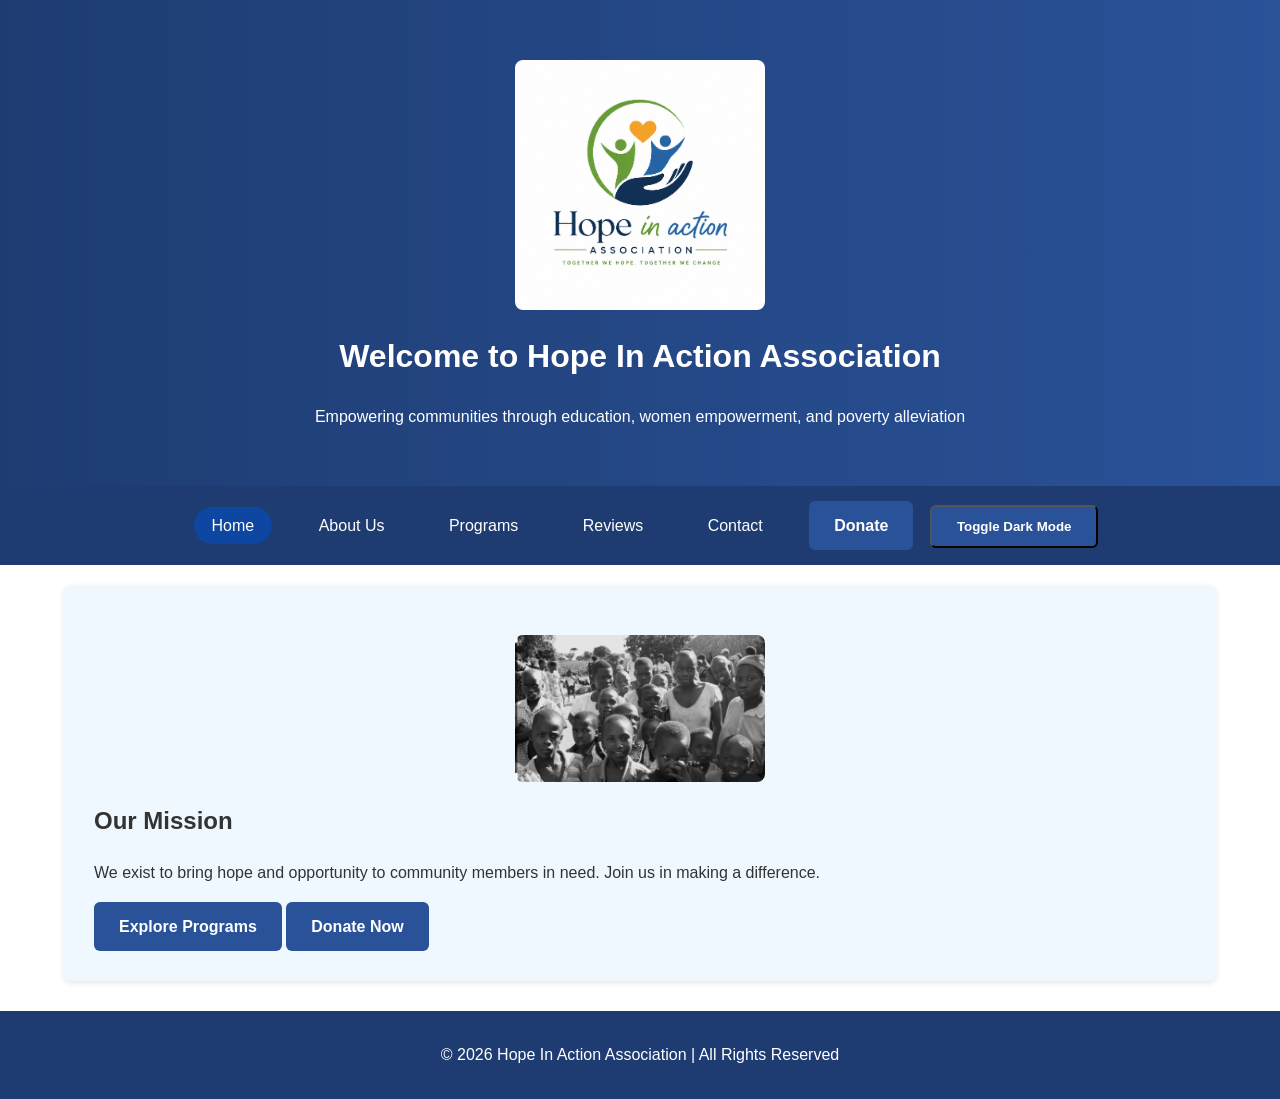
<file: index.html>
<!DOCTYPE html>
<html lang="en">
<head>
  <meta charset="UTF-8">
  <meta name="viewport" content="width=device-width, initial-scale=1.0">
  <title>Hope In Action Association</title>
  <link rel="stylesheet" href="style.css">
</head>
<body>
  
  <header>
    <img src="logo.jpeg" alt="NGO Logo" class="logo">
    <h1>Welcome to Hope In Action Association</h1>
    <p>Empowering communities through education, women empowerment, and poverty alleviation</p>
  </header>

  
  <nav>
    <a href="index.html" class="active">Home</a>
    <a href="about.html">About Us</a>
    <a href="programs.html">Programs</a>
    <a href="reviews.html">Reviews</a>
    <a href="contact.html">Contact</a>
    <a href="donate.html" class="button">Donate</a>
    

  </nav>
  <div class="container">
    <section>
      <img src="community.jpeg" alt="Community banner">
      <h2>Our Mission</h2>
      <p>We exist to bring hope and opportunity to community members in need. Join us in making a difference.</p>
      <a href="programs.html" class="button">Explore Programs</a>
      <a href="donate.html" class="button">Donate Now</a>
    </section>
  </div>


  <footer>
    <p>&copy; 2026 Hope In Action Association | All Rights Reserved</p>
  </footer>
  <script src="script.js"></script>

</body>
</html>
</file>
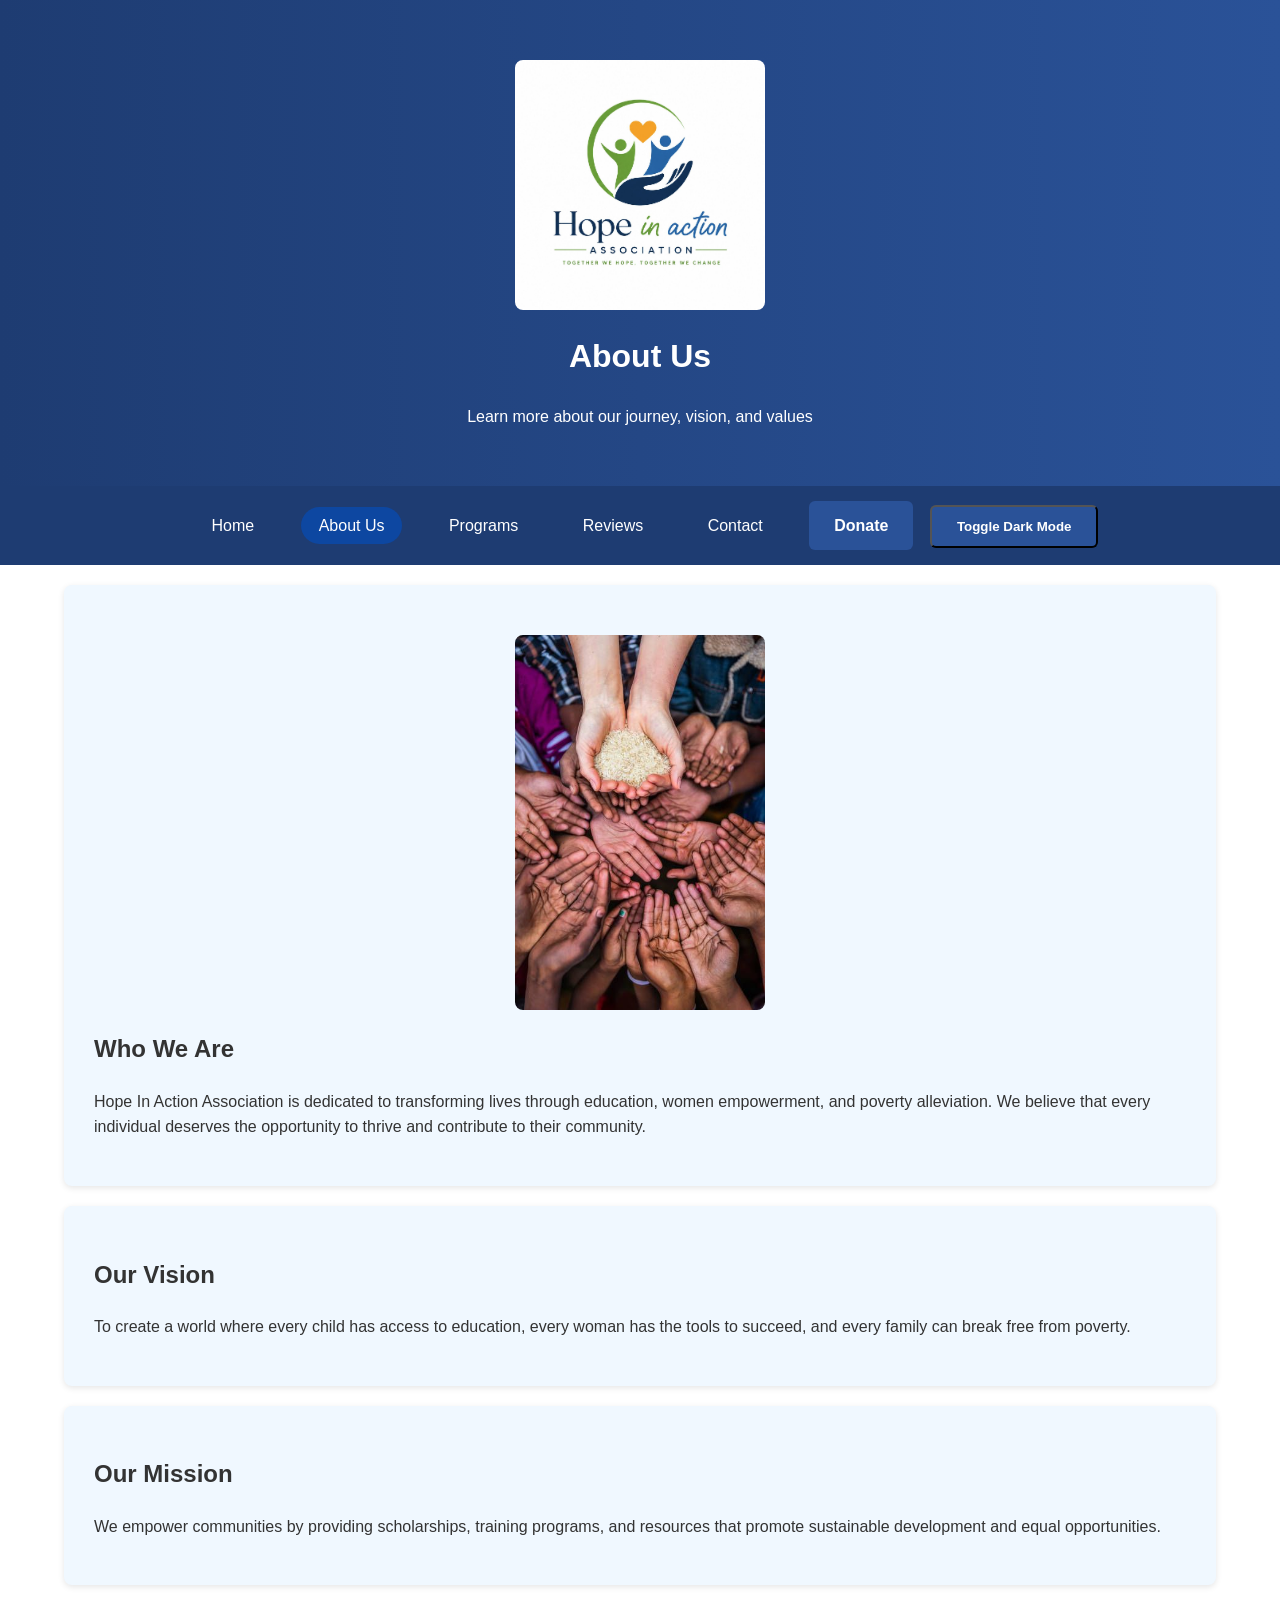
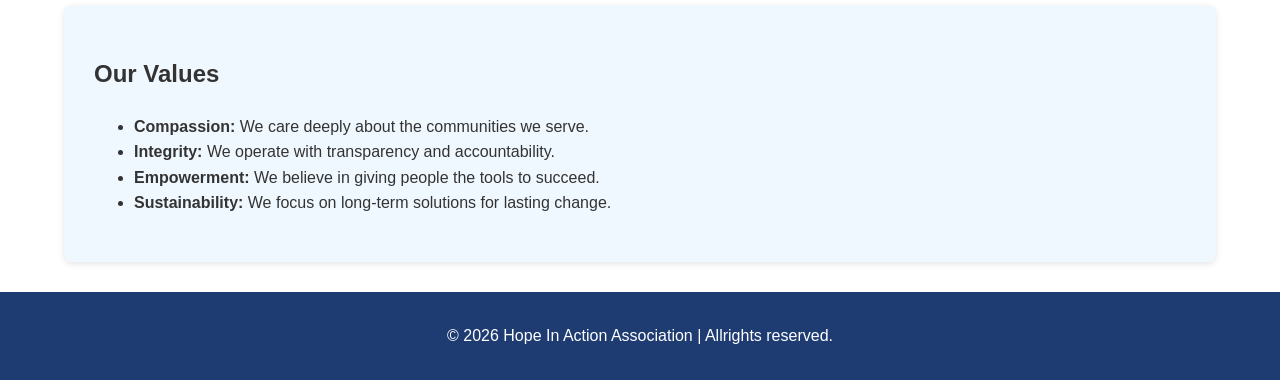
<file: about.html>
<!DOCTYPE html>
<html lang="en">
<head>
  <meta charset="UTF-8">
  <meta name="viewport" content="width=device-width, initial-scale=1.0">
  <title>Hope In Action Association | About Us</title>
  <link rel="stylesheet" href="style.css">
</head>
<body>
  
  <header>
    <img src="logo.jpeg" alt="NGO Logo" class="logo">
    <h1>About Us</h1>
    <p>Learn more about our journey, vision, and values</p>
  </header>

  
  <nav>
    <a href="index.html">Home</a>
    <a href="about.html" class="active">About Us</a>
    <a href="programs.html">Programs</a>
    <a href="review.html">Reviews</a>
    <a href="contact.html">Contact</a>
    <a href="donate.html" class="button">Donate</a>




  </nav>

  
  <div class="container">
    
    <section>
      <img src="about.img.jpeg" alt="About Us Banner">
      <h2>Who We Are</h2>
      <p>Hope In Action Association is dedicated to transforming lives through education, women empowerment, and poverty alleviation. 
         We believe that every individual deserves the opportunity to thrive and contribute to their community.</p>
    </section>

    
    <section>
      <h2>Our Vision</h2>
      <p>To create a world where every child has access to education, every woman has the tools to succeed, 
         and every family can break free from poverty.</p>
    </section>

    
    <section>
      <h2>Our Mission</h2>
      <p>We empower communities by providing scholarships, training programs, and resources that promote 
         sustainable development and equal opportunities.</p>
    </section>

    
    <section>
      <h2>Our Values</h2>
      <ul>
        <li><strong>Compassion:</strong> We care deeply about the communities we serve.</li>
        <li><strong>Integrity:</strong> We operate with transparency and accountability.</li>
        <li><strong>Empowerment:</strong> We believe in giving people the tools to succeed.</li>
        <li><strong>Sustainability:</strong> We focus on long-term solutions for lasting change.</li>
      </ul>
    </section>
  </div>


  <footer>
    <script src="script.js"></script>

    
    <p>&copy; 2026 Hope In Action Association | Allrights reserved.</p>
</file>
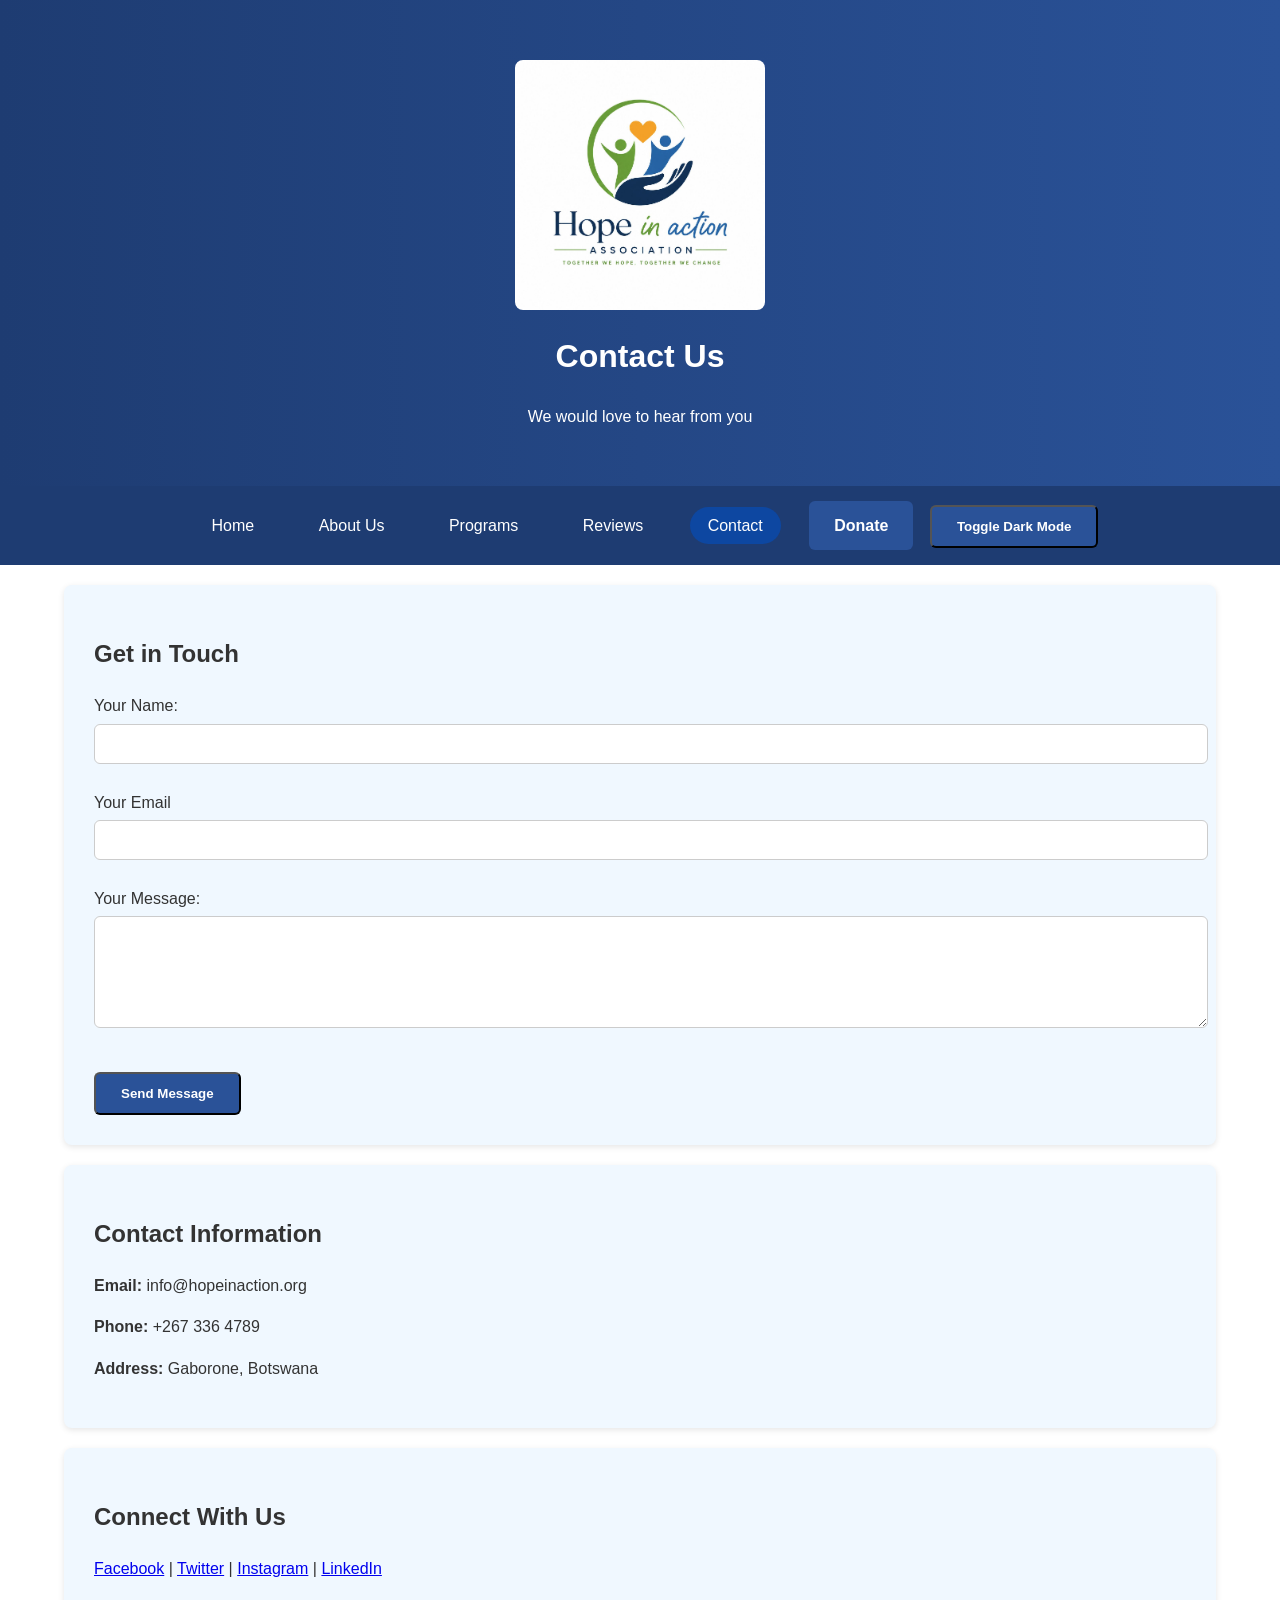
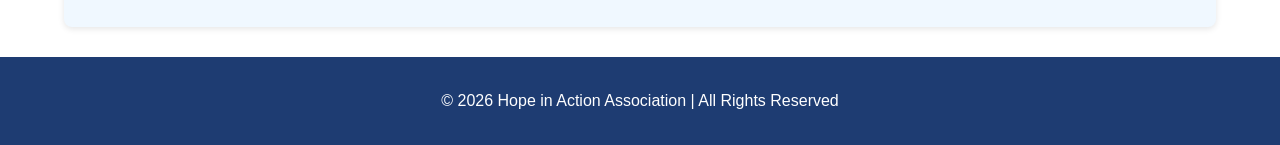
<file: contact.html>
<!DOCTYPE html>
<html lang="en">
<head>
  <meta charset="UTF-8">
  <meta name="viewport" content="width=device-width, initial-scale=1.0">
  <title>Hope in Action Association | Contact</title>
  <link rel="stylesheet" href="style.css">
</head>
<body>
  
  <header>
    <img src="logo.jpeg" alt="NGO Logo" class="logo">
    <h1>Contact Us</h1>
    <p>We would love to hear from you</p>
  </header>

  
  <nav>
    <a href="index.html">Home</a>
    <a href="about.html">About Us</a>
    <a href="programs.html">Programs</a>
    <a href="review.html">Reviews</a>
    <a href="contact.html" class="active">Contact</a>
    <a href="donate.html" class="button">Donate</a>
    


  </nav>

  
  <div class="container">
    
    <section>
      <h2>Get in Touch</h2>
      <form action="#" method="post">
        <label for="name">Your Name:</label><br>
        <input type="text" id="name" name="name" required><br><br>

        <label for="email">Your Email</label><br>
        <input type="email" id="email" name="email" required><br><br>

        <label for="message">Your Message:</label><br>
        <textarea id="message" name="message" rows="6" required></textarea><br><br>

        <button type="submit" class="button">Send Message</button>
      </form>
    </section>

    
    <section>
      <h2>Contact Information</h2>
      <p><strong>Email:</strong> info@hopeinaction.org</p>
      <p><strong>Phone:</strong> +267 336 4789</p>
      <p><strong>Address:</strong> Gaborone, Botswana</p>
    </section>

    
    <section>
      <h2>Connect With Us</h2>
      <p>
        <a href="#">Facebook</a> | 
        <a href="#">Twitter</a> | 
        <a href="#">Instagram</a> | 
        <a href="#">LinkedIn</a>
      </p>
    </section>
  </div>

  
  <footer>
    
    <p>&copy; 2026 Hope in Action Association | All Rights Reserved</p>
  </footer>
  <script src="script.js"></script>

</body>
</html>
</file>
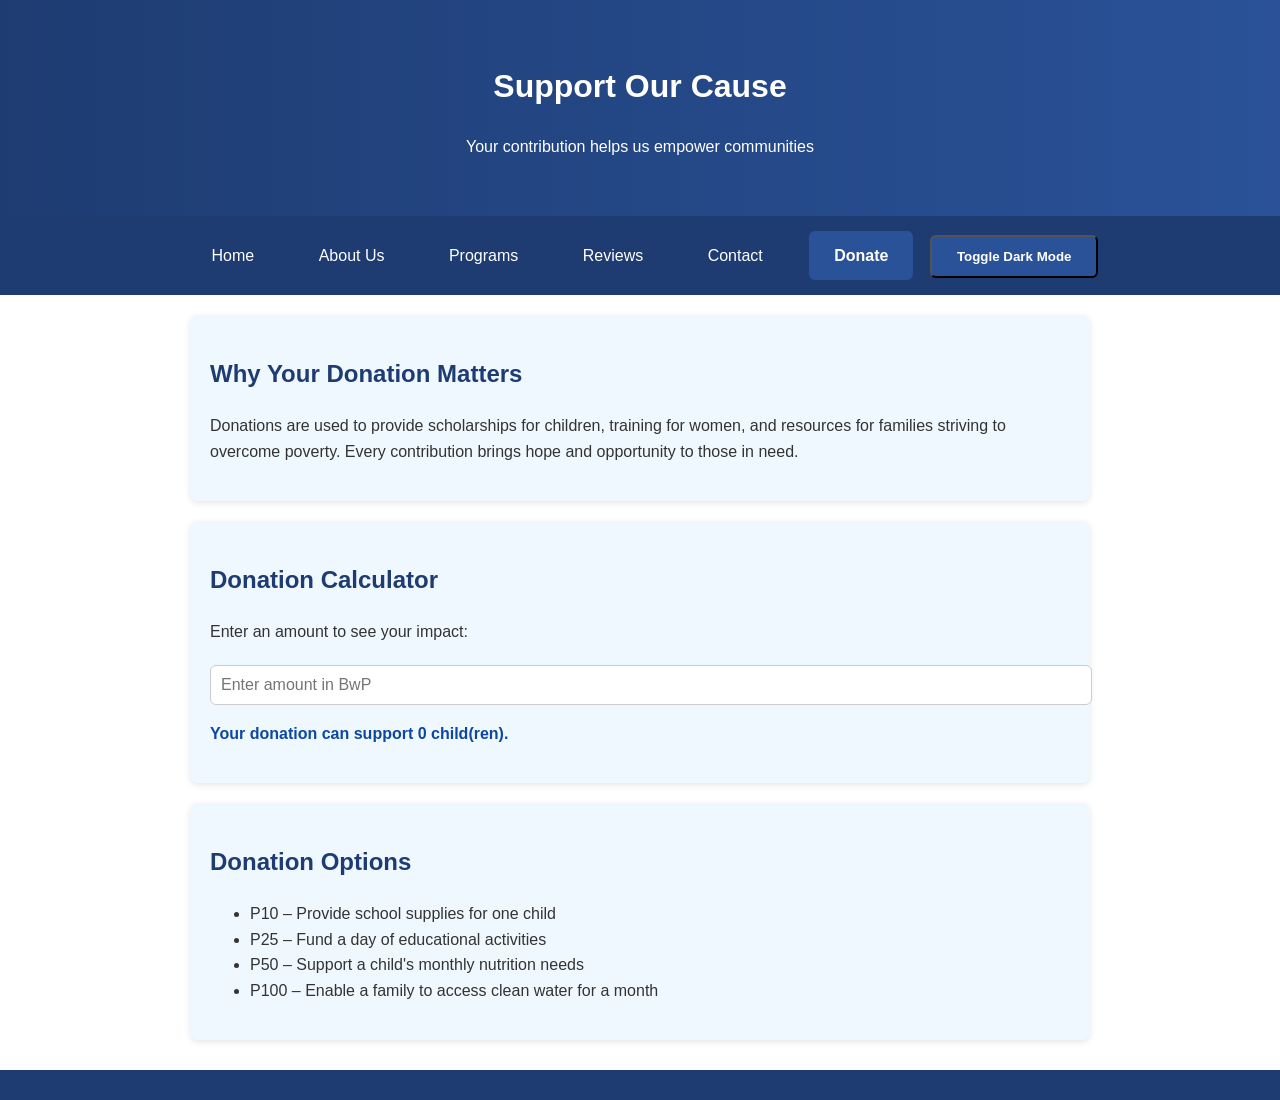
<file: donate.html>
<!DOCTYPE html>
<html lang="en">
<head>
  <meta charset="UTF-8">
  <meta name="viewport" content="width=device-width, initial-scale=1.0">
  <title>NGO Name | Donate</title>
  <style>
    body {
      font-family: 'Segoe UI', Arial, sans-serif;
      margin: 0;
      background: #ffffff;
      color: #333;
      line-height: 1.6;
    }
    header {
      background: linear-gradient(to right, #1e3c72, #2a5298);
      color: #fff;
      padding: 40px 20px;
      text-align: center;
    }
    nav {
      background: #1e3c72;
      padding: 15px;
      text-align: center;
    }
    nav a {
      color: #fff;
      margin: 0 12px;
      padding: 10px 18px;
      text-decoration: none;
      border-radius: 25px;
      transition: background 0.3s ease;
    }
    nav a:hover {
      background: #2a5298;
    }
    .container {
      width: 90%;
      max-width: 900px;
      margin: 20px auto;
    }
    section {
      background: #f0f8ff;
      padding: 20px;
      margin-bottom: 20px;
      border-radius: 8px;
      box-shadow: 0 2px 6px rgba(0,0,0,0.1);
    }
    h2 {
      color: #1e3c72;
    }
    .button {
      display: inline-block;
      padding: 12px 25px;
      background: #2a5298;
      color: #fff;
      border-radius: 6px;
      font-weight: bold;
      text-decoration: none;
      transition: background 0.3s ease, transform 0.2s ease;
    }
    .button:hover {
      background: #0d47a1;
      transform: scale(1.05);
    }
    input, select, textarea {
      width: 100%;
      padding: 10px;
      margin-top: 5px;
      border: 1px solid #ccc;
      border-radius: 6px;
      font-size: 1em;
    }
    footer {
      background: #1e3c72;
      color: #fff;
      text-align: center;
      padding: 15px;
      margin-top: 30px;
    }
    .impact {
      font-weight: bold;
      color: #0d47a1;
    }
  </style>
</head>
<body>
  
  <header>
    <h1>Support Our Cause</h1>
    <p>Your contribution helps us empower communities</p>
  </header>

  
  <nav>
    <a href="index.html">Home</a>
    <a href="about.html">About Us</a>
    <a href="programs.html">Programs</a>
    <a href="reviews.html">Reviews</a>
    <a href="contact.html">Contact</a>
    <a href="donate.html" class="button">Donate</a>



  </nav>


  <div class="container">
    <section>
      <h2>Why Your Donation Matters</h2>
      <p>Donations are used to provide scholarships for children, training for women, and resources for families 
         striving to overcome poverty. Every contribution brings hope and opportunity to those in need.</p>
    </section>

    <section class="donation-calculator">
      <h2>Donation Calculator</h2>
      <p>Enter an amount to see your impact:</p>
      <input type="number" id="donationAmount" placeholder="Enter amount in BwP" oninput="calculateImpact()">
      <p class="impact" id="impactText">Your donation can support 0 child(ren).</p>
    </section>

    <section>
      <h2>Donation Options</h2>
      <ul>
        <li>P10 – Provide school supplies for one child</li>
        <li>P25 – Fund a day of educational activities</li>
        <li>P50 – Support a child's monthly nutrition needs</li>
        <li>P100 – Enable a family to access clean water for a month</li>
      </ul>
    </section>
  </div>
  
  <footer>

  </footer>
  <script src="script.js"></script>
</body>
</html>
</file>
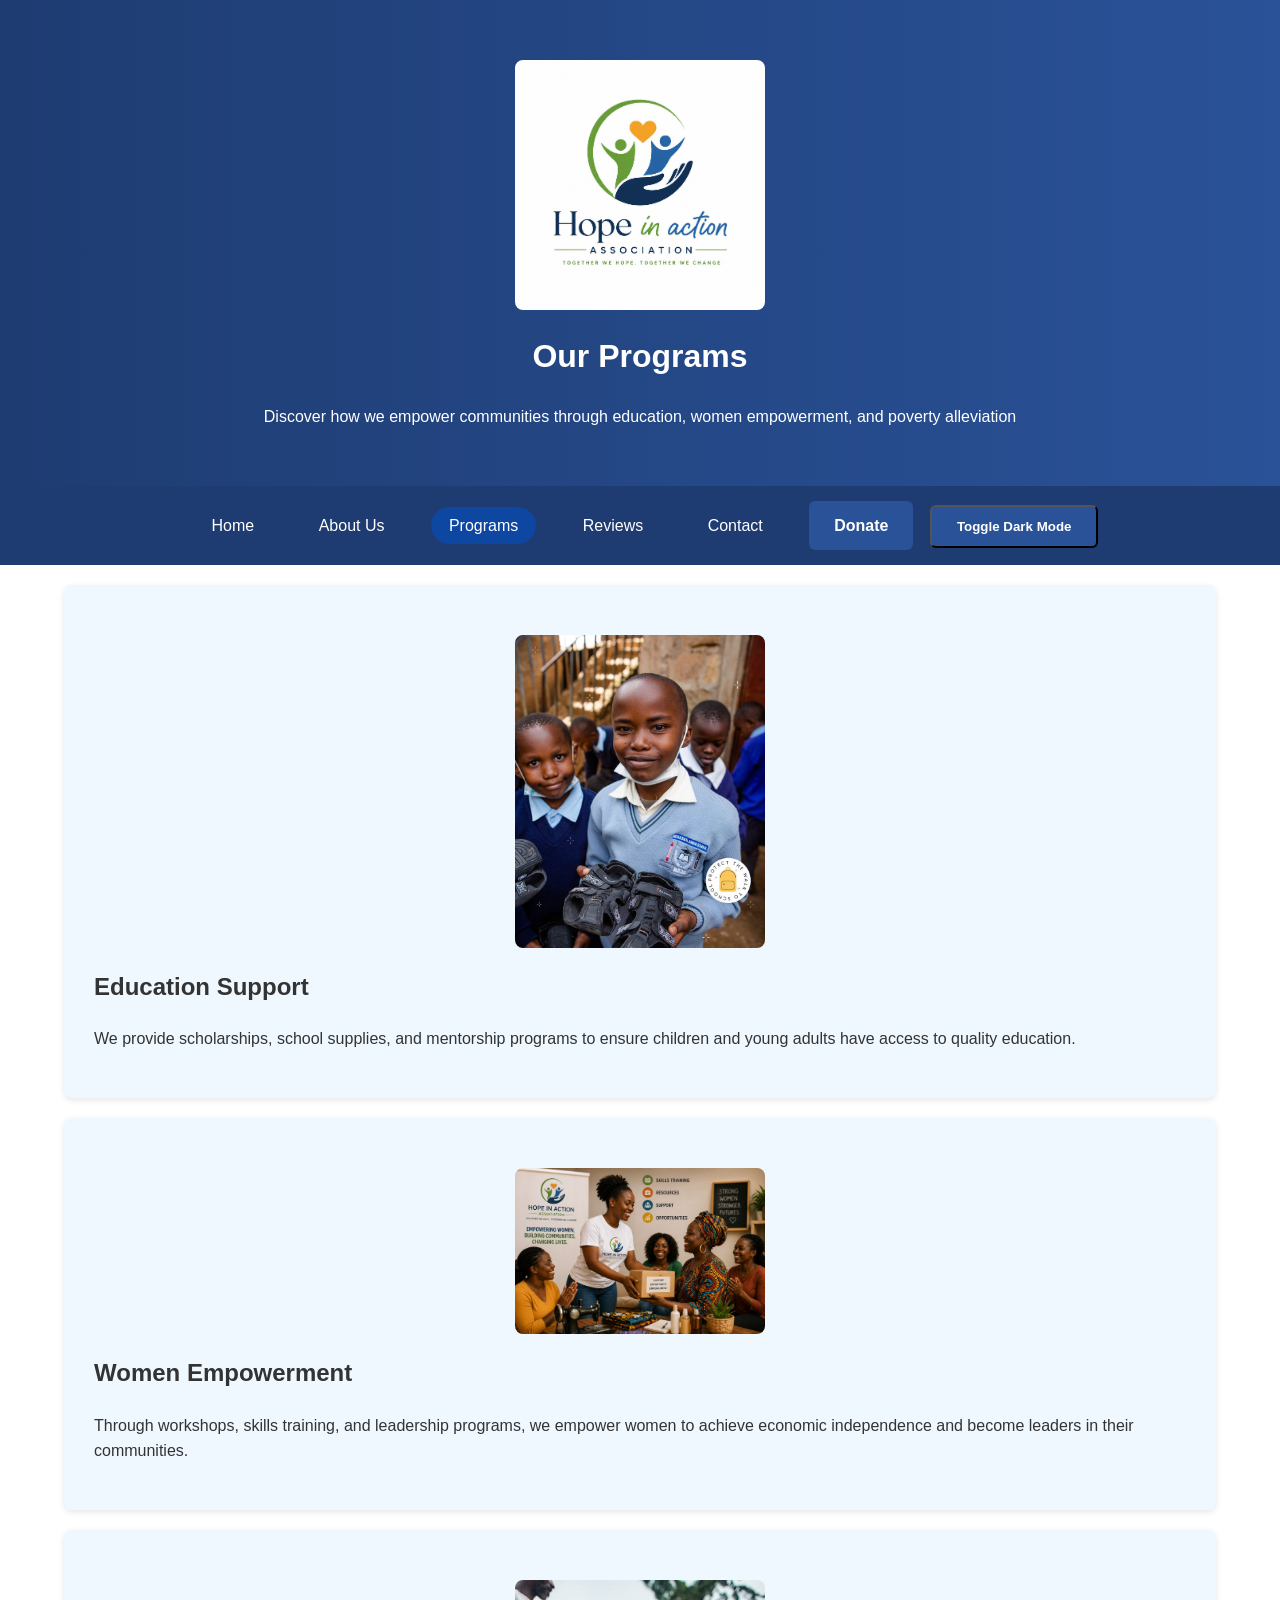
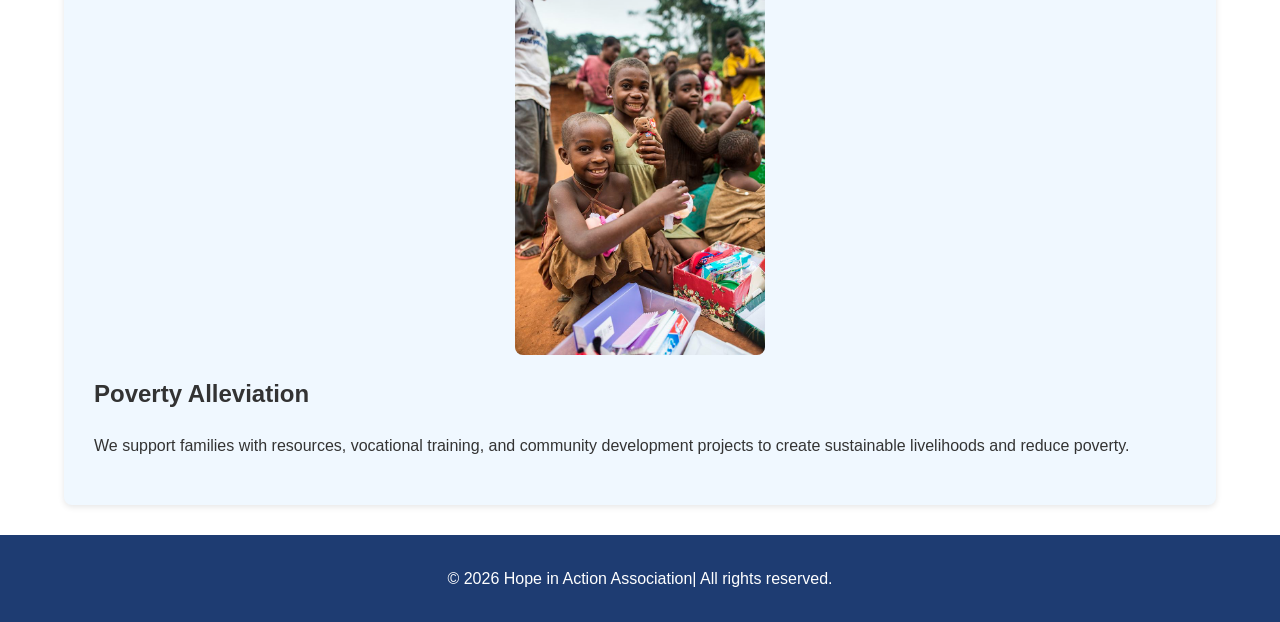
<file: programs.html>
<!DOCTYPE html>
<html lang="en">
<head>
  <meta charset="UTF-8">
  <meta name="viewport" content="width=device-width, initial-scale=1.0">
  <title>NGO Name | Programs</title>
  <link rel="stylesheet" href="style.css">
</head>
<body>
  
  <header>
    <img src="logo.jpeg" alt="NGO Logo" class="logo">
    <h1>Our Programs</h1>
    <p>Discover how we empower communities through education, women empowerment, and poverty alleviation</p>
  </header>

  
  <nav>
    <a href="index.html">Home</a>
    <a href="about.html">About Us</a>
    <a href="programs.html" class="active">Programs</a>
    <a href="review.html">Reviews</a>
    <a href="contact.html">Contact</a>
    <a href="donate.html" class="button">Donate</a>
    


  </nav>

  <div class="container">
  
  <section>
    <img src="edu.programs.img.jpeg" alt="Education Program">
    <h2>Education Support</h2>
    <p>We provide scholarships, school supplies, and mentorship programs to ensure children and young adults 
       have access to quality education.</p>
  </section>

  
  <section>
    <img src="programs.jpeg" alt="Women Empowerment Program">
    <h2>Women Empowerment</h2>
    <p>Through workshops, skills training, and leadership programs, we empower women to achieve economic 
       independence and become leaders in their communities.</p>
  </section>

  
  <section>
    <img src="poverty.jpeg" alt="Poverty Alleviation Program">
    <h2>Poverty Alleviation</h2>
    <p>We support families with resources, vocational training, and community development projects to 
       create sustainable livelihoods and reduce poverty.</p>
  </section>
</div>


  <footer>
  

    
    <p>&copy; 2026 Hope in Action Association| All rights reserved.</p>
  </footer>
  <script src="script.js"></script>
</body>
</html>
</file>
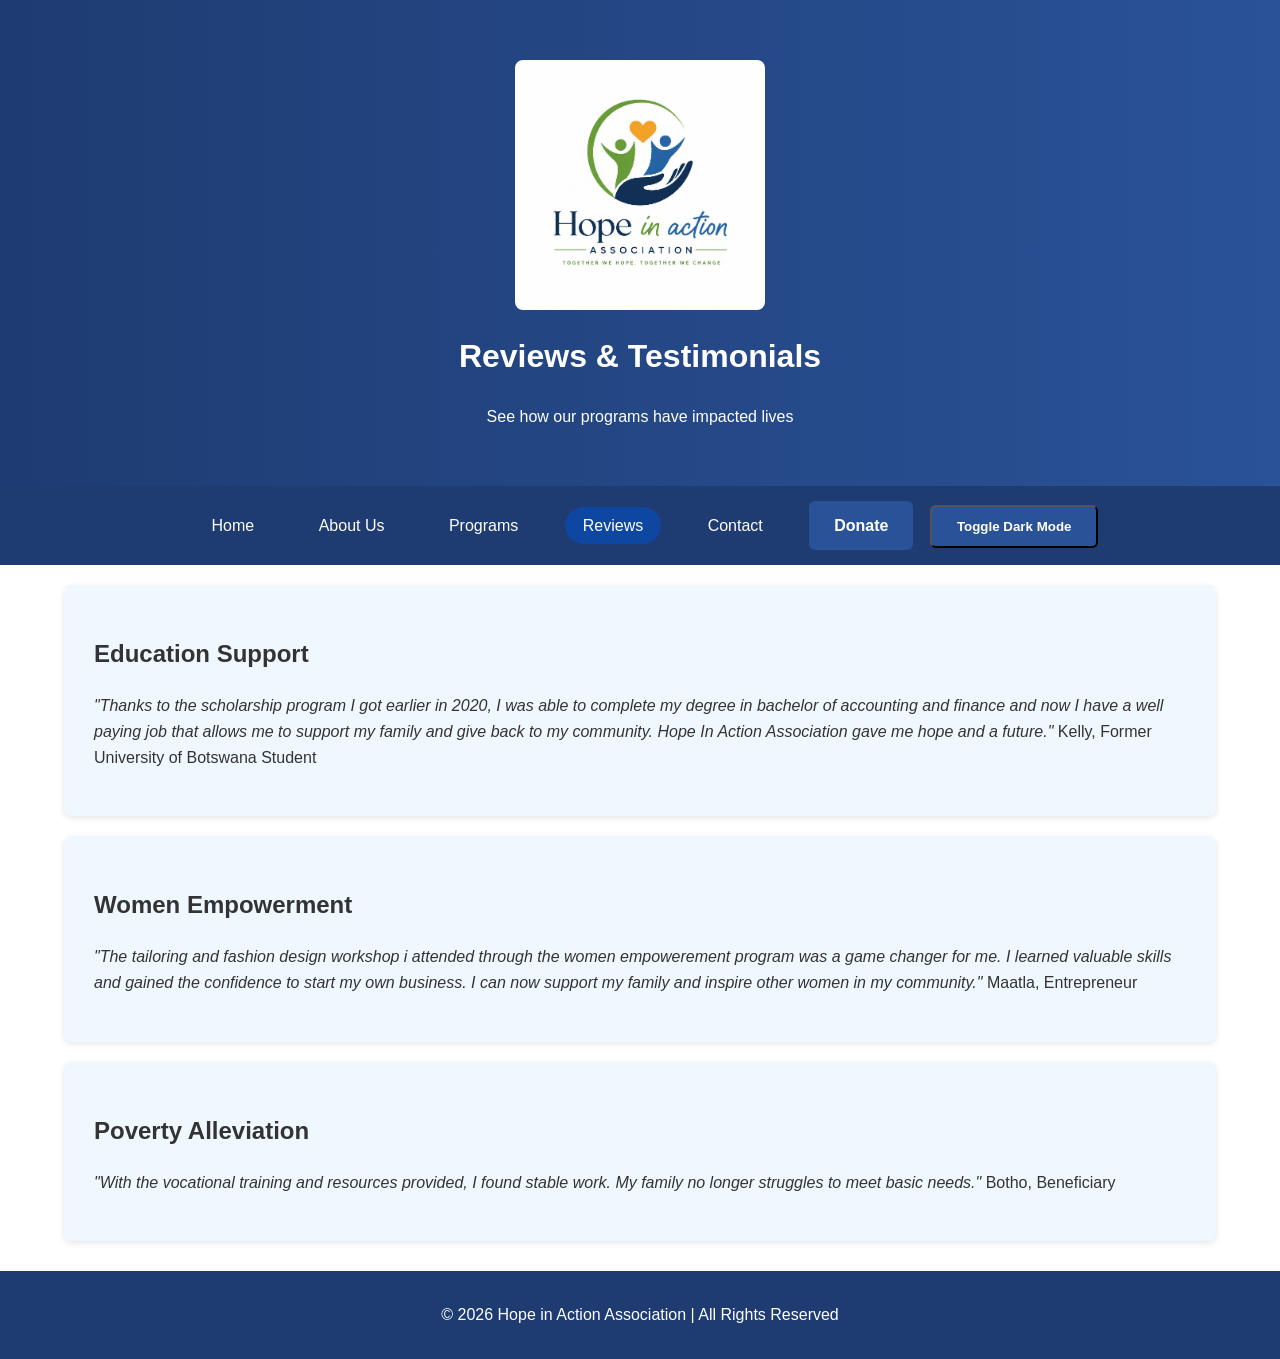
<file: review.html>
<!DOCTYPE html>
<html lang="en">
<head>
  <meta charset="UTF-8">
  <meta name="viewport" content="width=device-width, initial-scale=1.0">
  <title>Hope in Action Association | Reviews</title>
  <link rel="stylesheet" href="style.css">
</head>
<body>
  
  <header>
    <img src="logo.jpeg" alt="NGO Logo" class="logo">
    <h1>Reviews & Testimonials</h1>
    <p>See how our programs have impacted lives</p>
  </header>

  
  <nav>
    <a href="index.html">Home</a>
    <a href="about.html">About Us</a>
    <a href="programs.html">Programs</a>
    <a href="review.html" class="active">Reviews</a>
    <a href="contact.html">Contact</a>
    <a href="donate.html" class="button">Donate</a>
    


  </nav>

  
  <div class="container">
    
    <section>
      
      <h2>Education Support</h2>
      <p><em>"Thanks to the scholarship program I got earlier in 2020, I was able to complete my degree in bachelor of accounting and finance and now I have a well paying job that allows me to support my family and give back to my community.
    Hope In Action Association gave me hope and a future."</em>  Kelly, Former University of Botswana Student</p>
    </section>

    
    <section>
      
      <h2>Women Empowerment</h2>
      <p><em>"The tailoring and fashion design workshop i attended through the women empowerement program was a game changer for me. I learned valuable skills and gained the confidence to start my own business.
      I can now support my family and inspire other women in my community."</em>  Maatla, Entrepreneur</p>
    </section>

    
    <section>
    
      <h2>Poverty Alleviation</h2>
      <p><em>"With the vocational training and resources provided, I found stable work. 
      My family no longer struggles to meet basic needs."</em>  Botho, Beneficiary</p>
    </section>
  </div>

  
  <footer>

    <p>&copy; 2026 Hope in Action Association | All Rights Reserved</p>
  </footer>
  <script src="script.js"></script>

</body>
</html>
</file>
<file: style.css>
body {
  font-family: 'Segoe UI', Arial, sans-serif;
  margin: 0;
  background: #ffffff;
  line-height: 1.6;
  color: #333;
}


header {
  background: linear-gradient(to right, #1e3c72, #2a5298);
  color: #fff;
  padding: 40px 20px;
  text-align: center;
}
.logo {
  width: 100px;
  height: auto;
  margin-bottom: 10px;
}


nav {
  background: #1e3c72;
  padding: 15px;
  text-align: center;
  position: sticky;
  top: 0;
  z-index: 1000;
  body.dark-mode {
  background: #121212;
  color: #f0f0f0;
}
body.dark-mode header,
body.dark-mode nav,
body.dark-mode footer {
  background: #0d47a1;
}


}
nav a {
  color: #fff;
  margin: 0 12px;
  padding: 10px 18px;
  text-decoration: none;
  border-radius: 25px;
  transition: background 0.3s ease, color 0.3s ease;
}
nav a:hover {
  background: #2a5298;
  color: #fff;
}
nav a.active {
  background: #0d47a1;
  color: #fff;
}


.container {
  width: 90%;
  max-width: 1200px;
  margin: 20px auto;
}
section {
  background: #f0f8ff; 
  padding: 30px;
  margin-bottom: 20px;
  border-radius: 8px;
  box-shadow: 0 2px 6px rgba(0,0,0,0.1);
}
img {
   width: 250px !important;
   height: auto;
   display: block;
   margin: 20px auto;
   border-radius: 8px;
}



.button {
  display: inline-block;
  padding: 12px 25px;
  background: #2a5298;
  color: #fff;
  border-radius: 6px;
  font-weight: bold;
  text-decoration: none;
  transition: background 0.3s ease, transform 0.2s ease;
}
.button:hover {
  background: #0d47a1;
  transform: scale(1.05);
}


form input, form textarea {
  width: 100%;
  padding: 10px;
  margin-top: 5px;
  border: 1px solid #ccc;
  border-radius: 6px;
  font-size: 1em;
}
form button {
  margin-top: 10px;
}


footer {
  background: #1e3c72;
  color: #fff;
  text-align: center;
  padding: 15px;
  margin-top: 30px;
}
@media (max-width: 768px) {
  nav {
    display: flex;
    flex-direction: column;
  }
}
</file>
